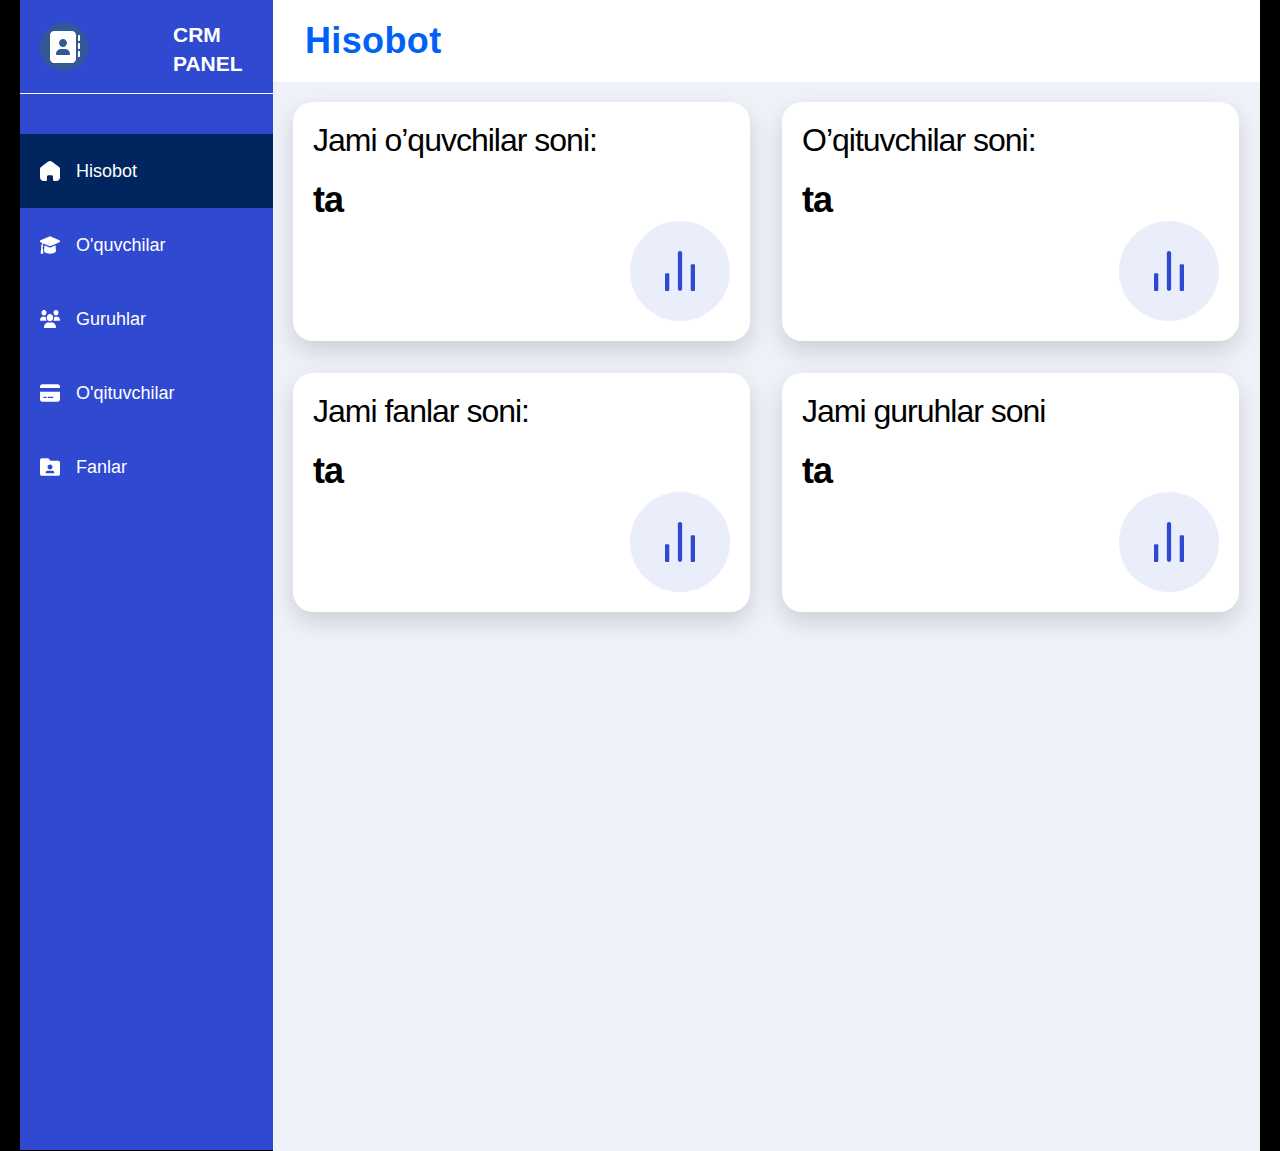
<file: index.html>
<!DOCTYPE html>
<html lang="en">
<head>
    <meta charset="UTF-8">
    <meta name="viewport" content="width=device-width, initial-scale=1.0">
    <title>CRM System</title>
    <link rel="stylesheet" href="https://cdn.jsdelivr.net/npm/bootstrap@5.3.2/dist/css/bootstrap.min.css">
    <link rel="stylesheet" href="./css/main.css">
</head>
<body>
    <div class="container">
        <main class="site-main">
            <section class="site-main__nav">
                <div class="logo">
                    <img src="./images/logo.svg" alt="logo" class="logo__img">
                    <p class="logo__text">CRM PANEL</p>
                </div>
                <nav class="navbar">
                    <ul class="navbar__list">
                        <li class="navbar__item active_page">
                            <img class="navbar__img" src="./images/hisobot.svg" alt="">
                            <a href="./index.html" class="navbar__link">Hisobot</a>
                        </li>
                        <li class="navbar__item">
                            <img class="navbar__img" src="./images/student.svg" alt="">
                            <a href="./html/student.html" class="navbar__link">O'quvchilar</a>
                        </li>
                        <li class="navbar__item">
                            <img class="navbar__img" src="./images/group.svg" alt="">
                            <a href="./html/group.html" class="navbar__link">Guruhlar</a>
                        </li>
                        <li class="navbar__item">
                            <img class="navbar__img" src="./images/teacher.svg" alt="">
                            <a href="./html/teacher.html" class="navbar__link">O'qituvchilar</a>
                        </li>
                        <li class="navbar__item">
                            <img class="navbar__img" src="./images/subject.svg" alt="">
                            <a href="./html/subject.html" class="navbar__link">Fanlar</a>
                        </li>
                    </ul>
                </nav>
            </section>
            <section class="site-main__body">
                <div class="title-wrapper">
                    <h1 class="title">Hisobot</h1>
                </div>
                <div class="main-body">
                    <ul class="body__list">
                        <li class="body__card">
                            <div class="card__text">Jami o’quvchilar soni:</div>
                            <span class="card__number"> <strong class="student-number"></strong> ta</span>
                            <img class="card__img" src="./images/statistics.svg" alt="...">
                        </li>
                        <li class="body__card">
                            <div class="card__text">O’qituvchilar soni:</div>
                            <span class="card__number"> <strong class="teacher-number"></strong> ta</span>
                            <img class="card__img" src="./images/statistics.svg" alt="...">
                        </li>
                        <li class="body__card">
                            <div class="card__text">Jami fanlar soni:</div>
                            <span class="card__number"> <strong class="subject-number"></strong> ta</span>
                            <img class="card__img" src="./images/statistics.svg" alt="...">
                        </li>
                        <li class="body__card">
                            <div class="card__text">Jami guruhlar soni</div>
                            <span class="card__number"> <strong class="group-number"></strong> ta</span>
                            <img class="card__img" src="./images/statistics.svg" alt="...">
                        </li>
                    </ul>
                </div>
            </section>
        </main>
    </div>

    <script src="./js/hisobot.js"></script>
</body>
</html>
</file>
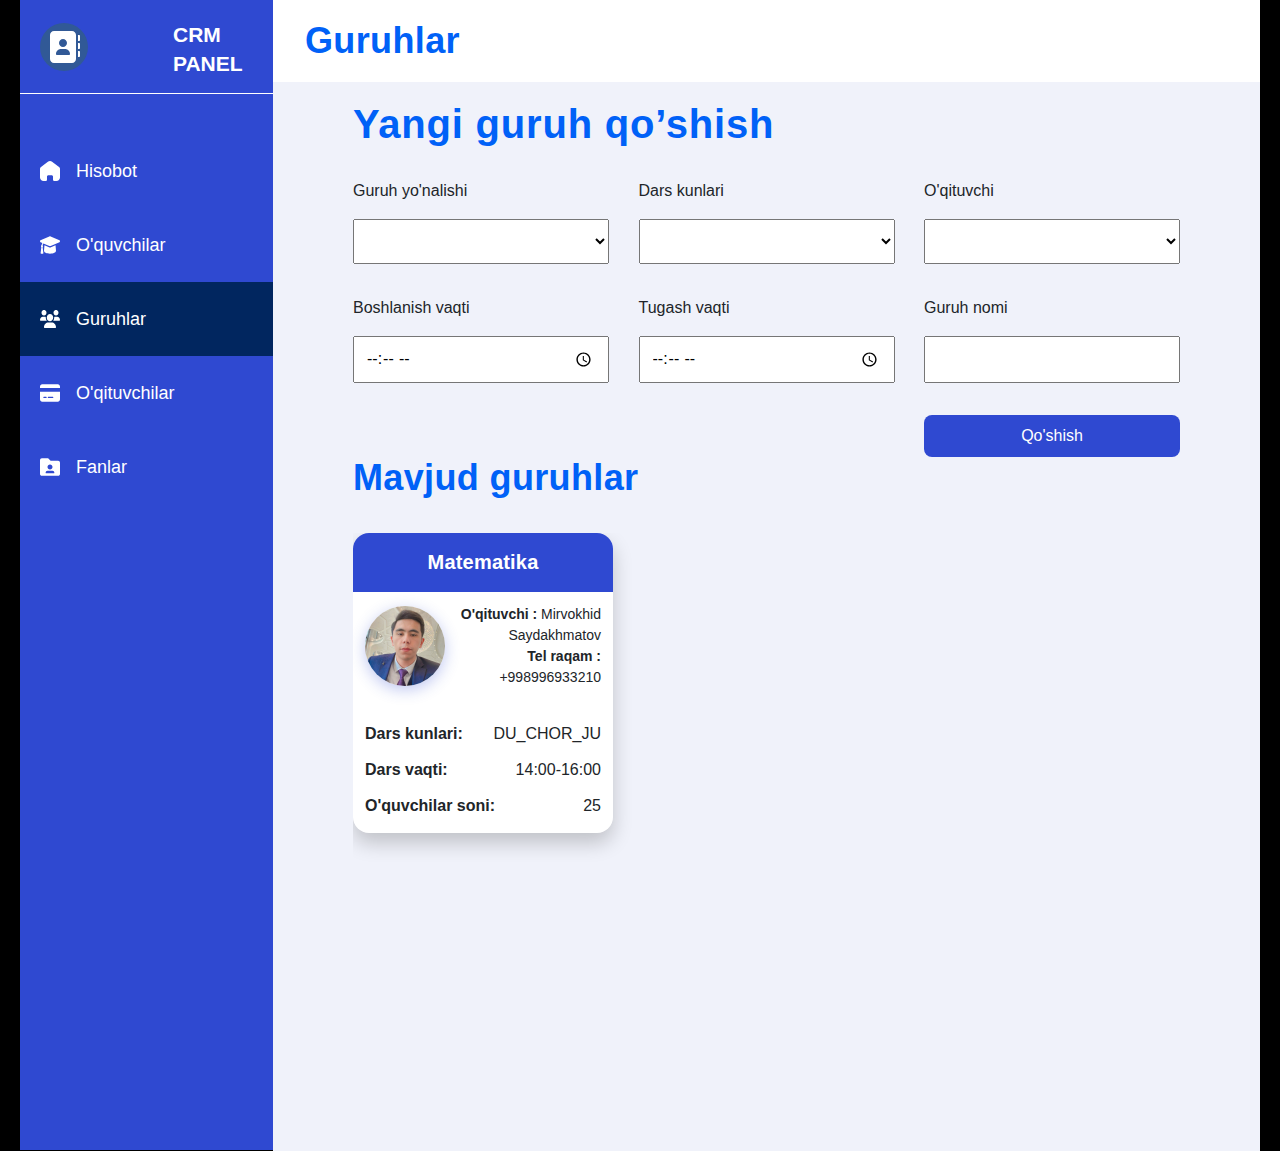
<file: html/group.html>
<!DOCTYPE html>
<html lang="en">
<head>
    <meta charset="UTF-8">
    <meta name="viewport" content="width=device-width, initial-scale=1.0">
    <title>CRM System</title>
    <link rel="stylesheet" href="https://cdn.jsdelivr.net/npm/bootstrap@5.3.2/dist/css/bootstrap.min.css">
    <link rel="stylesheet" href="../css/main.css">
</head>
<body>
    <div class="container">
        <main class="site-main">
            <section class="site-main__nav">
                <div class="logo">
                    <img src="../images/logo.svg" alt="logo" class="logo__img">
                    <p class="logo__text">CRM PANEL</p>
                </div>
                <nav class="navbar">
                    <ul class="navbar__list">
                        <li class="navbar__item">
                            <img class="navbar__img" src="../images/hisobot.svg" alt="">
                            <a href="../index.html" class="navbar__link">Hisobot</a>
                        </li>
                        <li class="navbar__item">
                            <img class="navbar__img" src="../images/student.svg" alt="">
                            <a href="./student.html" class="navbar__link">O'quvchilar</a>
                        </li>
                        <li class="navbar__item  active_page">
                            <img class="navbar__img" src="../images/group.svg" alt="">
                            <a href="./group.html" class="navbar__link">Guruhlar</a>
                        </li>
                        <li class="navbar__item">
                            <img class="navbar__img" src="../images/teacher.svg" alt="">
                            <a href="./teacher.html" class="navbar__link">O'qituvchilar</a>
                        </li>
                        <li class="navbar__item">
                            <img class="navbar__img" src="../images/subject.svg" alt="">
                            <a href="./subject.html" class="navbar__link">Fanlar</a>
                        </li>
                    </ul>
                </nav>
            </section>
            <section class="site-main__body">
                <div class="title-wrapper">
                    <h1 class="title">Guruhlar</h1>
                </div>
                <div class="main-body">
                    <div class="top-wrapper">
                        <h3 class="group__title">Yangi guruh qo’shish</h3>
                        <form class="group__form">
                            <label class="group__label">
                                Guruh yo'nalishi
                                <select class="group__select group__select-subject">
                                </select>
                            </label>
                            <label class="group__label">
                                Dars kunlari
                                <select class="group__select group__select-week">
                                </select>
                            </label>
                            <label class="group__label">
                                O'qituvchi
                                <select class="group__select group__select-teacher">
                                </select>
                            </label>
                            <label class="group__label">
                                Boshlanish vaqti
                                <input type="time" class="group__input group-start-time">
                            </label>
                            <label class="group__label">
                                Tugash vaqti
                                <input type="time" class="group__input group-finish-time">
                            </label>
                            <label class="group__label">
                                Guruh nomi
                                <input type="text" class="group__input group-name">
                            </label>
                            <button type="submit" class="group__btn">Qo'shish</button>
                        </form>
                        <h3 class="all-groups">Mavjud guruhlar</h3>
                        <ul class="group__list">
                            <li class="group__item item">
                                <h3 class="item__name">Matematika</h3>
                                <div class="item__teacher-wrapper">
                                    <div class="card-wrapper">
                                        <img src="../images/2023-12-28 16.05.22.jpg" alt="" class="item__img">
                                        <div class="mini-item-wrapper1">
                                            <p class="item__teacher-name"><strong>O'qituvchi :</strong> Mirvokhid Saydakhmatov</p>
                                            <p class="item__teacher-number"><strong>Tel raqam :</strong> +998996933210</p>
                                        </div>
                                    </div>
                                    <div class="mini-item-wrapper2">
                                        <p class="item__teacher-kun"><strong>Dars kunlari:</strong> DU_CHOR_JU</p>
                                        <p class="item__teacher-vaqt"><strong>Dars vaqti:</strong> 14:00-16:00</p>
                                        <p class="item__teacher-son"><strong>O'quvchilar soni:</strong> 25</p>
                                    </div>
                                </div>
                            </li>
                            
                        </ul>
                    </div>
                </div>
            </section>
        </main>
    </div>

    <script src="../js/group.js"></script>
</body>
</html>
</file>
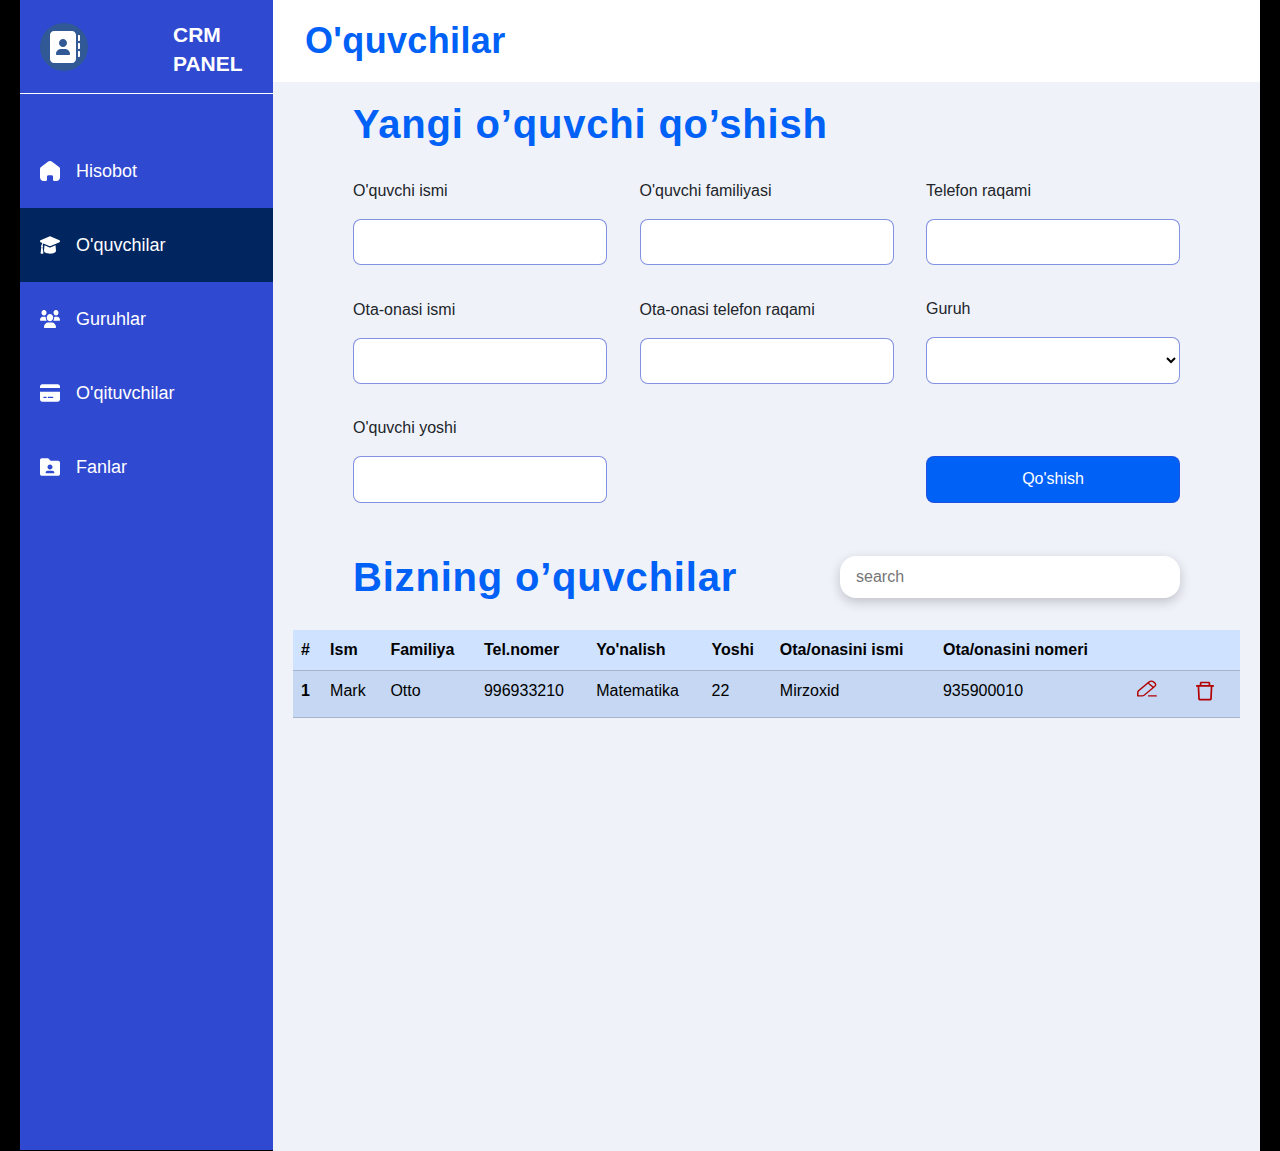
<file: html/student.html>
<!DOCTYPE html>
<html lang="en">
<head>
    <meta charset="UTF-8">
    <meta name="viewport" content="width=device-width, initial-scale=1.0">
    <title>CRM System</title>
    <link rel="stylesheet" href="https://cdn.jsdelivr.net/npm/bootstrap@5.3.2/dist/css/bootstrap.min.css">
    <link rel="stylesheet" href="../css/main.css">
</head>
<body>
    <div class="container">
        <main class="site-main">
            <section class="site-main__nav">
                <div class="logo">
                    <img src="../images/logo.svg" alt="logo" class="logo__img">
                    <p class="logo__text">CRM PANEL</p>
                </div>
                <nav class="navbar">
                    <ul class="navbar__list">
                        <li class="navbar__item">
                            <img class="navbar__img" src="../images/hisobot.svg" alt="">
                            <a href="../index.html" class="navbar__link">Hisobot</a>
                        </li>
                        <li class="navbar__item active_page">
                            <img class="navbar__img" src="../images/student.svg" alt="">
                            <a href="./student.html" class="navbar__link">O'quvchilar</a>
                        </li>
                        <li class="navbar__item">
                            <img class="navbar__img" src="../images/group.svg" alt="">
                            <a href="./group.html" class="navbar__link">Guruhlar</a>
                        </li>
                        <li class="navbar__item">
                            <img class="navbar__img" src="../images/teacher.svg" alt="">
                            <a href="./teacher.html" class="navbar__link">O'qituvchilar</a>
                        </li>
                        <li class="navbar__item">
                            <img class="navbar__img" src="../images/subject.svg" alt="">
                            <a href="./subject.html" class="navbar__link">Fanlar</a>
                        </li>
                    </ul>
                </nav>
            </section>
            <section class="site-main__body">
                <div class="title-wrapper">
                    <h1 class="title">O'quvchilar</h1>
                </div>
                <div class="main-body">
                    <div class="top-wrapper">
                        <h3 class="student__title">Yangi o’quvchi qo’shish</h3>
                        <form class="student__form">
                            <label class="student__label">
                                O'quvchi ismi
                                <input type="text" class="student__input student-name">
                            </label>
                            <label class="student__label">
                                O'quvchi familiyasi
                                <input type="text" class="student__input student-lname">
                            </label>
                            <label class="student__label">
                                Telefon raqami
                                <input type="text" class="student__input student-number">
                            </label>
                            <label class="student__label">
                                Ota-onasi ismi
                                <input type="text" class="student__input student-parent-name">
                            </label>
                            <label class="student__label">
                                Ota-onasi telefon raqami
                                <input type="text" class="student__input student-parent-number">
                            </label>
                            <label class="student__label">
                                Guruh
                                <select class="student__select">
                                    <option value=""></option>
                                </select>
                            </label>
                            <label class="student__label">
                                O'quvchi yoshi
                                <input type="text" class="student__input student-age">
                            </label>
                            <button class="student__btn" type="submit">Qo'shish</button>
                        </form>
                        <div class="allstudent-wrapper">
                            <h3 class="all-student">Bizning o’quvchilar</h3>
                            <input type="search" class="student-search" placeholder="search">
                        </div>
                    </div>
                    <div class="table-student-wraper">
                        <table class="table table-primary table-striped">
                            <thead>
                              <tr>
                                <th scope="col">#</th>
                                <th scope="col">Ism</th>
                                <th scope="col">Familiya</th>
                                <th scope="col">Tel.nomer</th>
                                <th scope="col">Yo'nalish</th>
                                <th scope="col">Yoshi</th>
                                <th scope="col">Ota/onasini ismi</th>
                                <th scope="col">Ota/onasini nomeri</th>
                                <th scope="col"></th>
                                <th scope="col"></th>
                              </tr>
                            </thead>
                            <tbody class="student-table">
                              <tr>
                                <th scope="row">1</th>
                                <td>Mark</td>
                                <td>Otto</td>
                                <td>996933210</td>
                                <td>Matematika</td>
                                <td>22</td>
                                <td>Mirzoxid</td>
                                <td>935900010</td>
                                <td>
                                    <button class="table-edit-btn">
                                        <img src="../images/edit.svg" alt="edit">
                                    </button>
                                </td>
                                <td>
                                    <button class="table-delete-btn">
                                        <img src="../images/delete.svg" alt="edit">
                                    </button>
                                </td>
                              </tr>
                              
                        
                            </tbody>
                          </table>
                    </div>
                </div>
            </section>
        </main>
    </div>

    <script src="../js/student.js"></script>
</body>
</html>
</file>
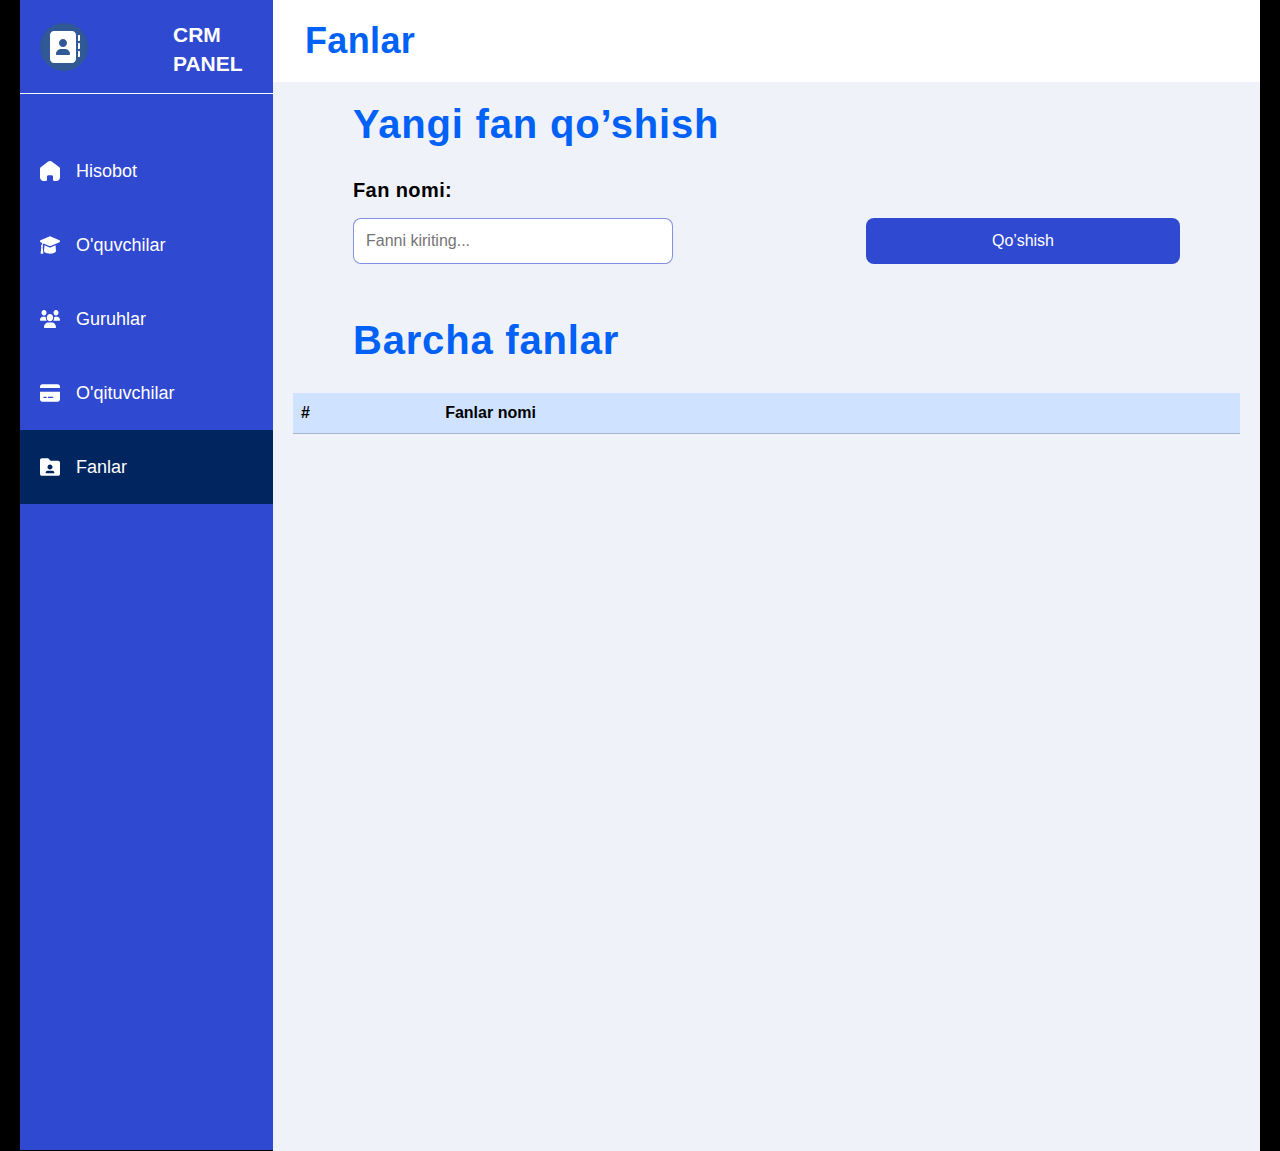
<file: html/subject.html>
<!DOCTYPE html>
<html lang="en">
<head>
    <meta charset="UTF-8">
    <meta name="viewport" content="width=device-width, initial-scale=1.0">
    <title>CRM System</title>
    <link rel="stylesheet" href="https://cdn.jsdelivr.net/npm/bootstrap@5.3.2/dist/css/bootstrap.min.css">
    <link rel="stylesheet" href="../css/main.css">
</head>
<body>
    <div class="container">
        <main class="site-main">
            <section class="site-main__nav">
                <div class="logo">
                    <img src="../images/logo.svg" alt="logo" class="logo__img">
                    <p class="logo__text">CRM PANEL</p>
                </div>
                <nav class="navbar">
                    <ul class="navbar__list">
                        <li class="navbar__item">
                            <img class="navbar__img" src="../images/hisobot.svg" alt="">
                            <a href="../index.html" class="navbar__link">Hisobot</a>
                        </li>
                        <li class="navbar__item">
                            <img class="navbar__img" src="../images/student.svg" alt="">
                            <a href="./student.html" class="navbar__link">O'quvchilar</a>
                        </li>
                        <li class="navbar__item">
                            <img class="navbar__img" src="../images/group.svg" alt="">
                            <a href="./group.html" class="navbar__link">Guruhlar</a>
                        </li>
                        <li class="navbar__item">
                            <img class="navbar__img" src="../images/teacher.svg" alt="">
                            <a href="./teacher.html" class="navbar__link">O'qituvchilar</a>
                        </li>
                        <li class="navbar__item active_page">
                            <img class="navbar__img" src="../images/subject.svg" alt="">
                            <a href="./subject.html" class="navbar__link">Fanlar</a>
                        </li>
                    </ul>
                </nav>
            </section>
            <section class="site-main__body">
                <div class="title-wrapper">
                    <h1 class="title">Fanlar</h1>
                </div>
                <div class="main-body">
                    <h3 class="subject__add">Yangi fan qo’shish</h3>
                    <label class="subject__label">
                        Fan nomi:
                    </label>
                    <form class="subject__form">
                        <input type="text" class="subject__input" placeholder="Fanni kiriting...">
                        <button type="submit" class="subject__btn">Qo’shish</button>
                    </form>
                    <h3 class="all-subject">Barcha fanlar</h3>
                    <div class="table-wrapper">
                        <table class="table-subject table table-primary table-striped">
                            <thead>
                                <tr>
                                    <th scope="col">#</th>
                                    <th scope="col">Fanlar nomi</th>
                                    <th scope="col"></th>
                                    <th scope="col"></th>
                                </tr>
                            </thead>
                            <tbody class="subject-table">
                                
                            </tbody>
                        </table>
                    </div>
                </div>
            </section>
        </main>
    </div>
    <script src="../js/main.js"></script>
    <script src="../js/subject.js"></script>
</body>
</html>
</file>
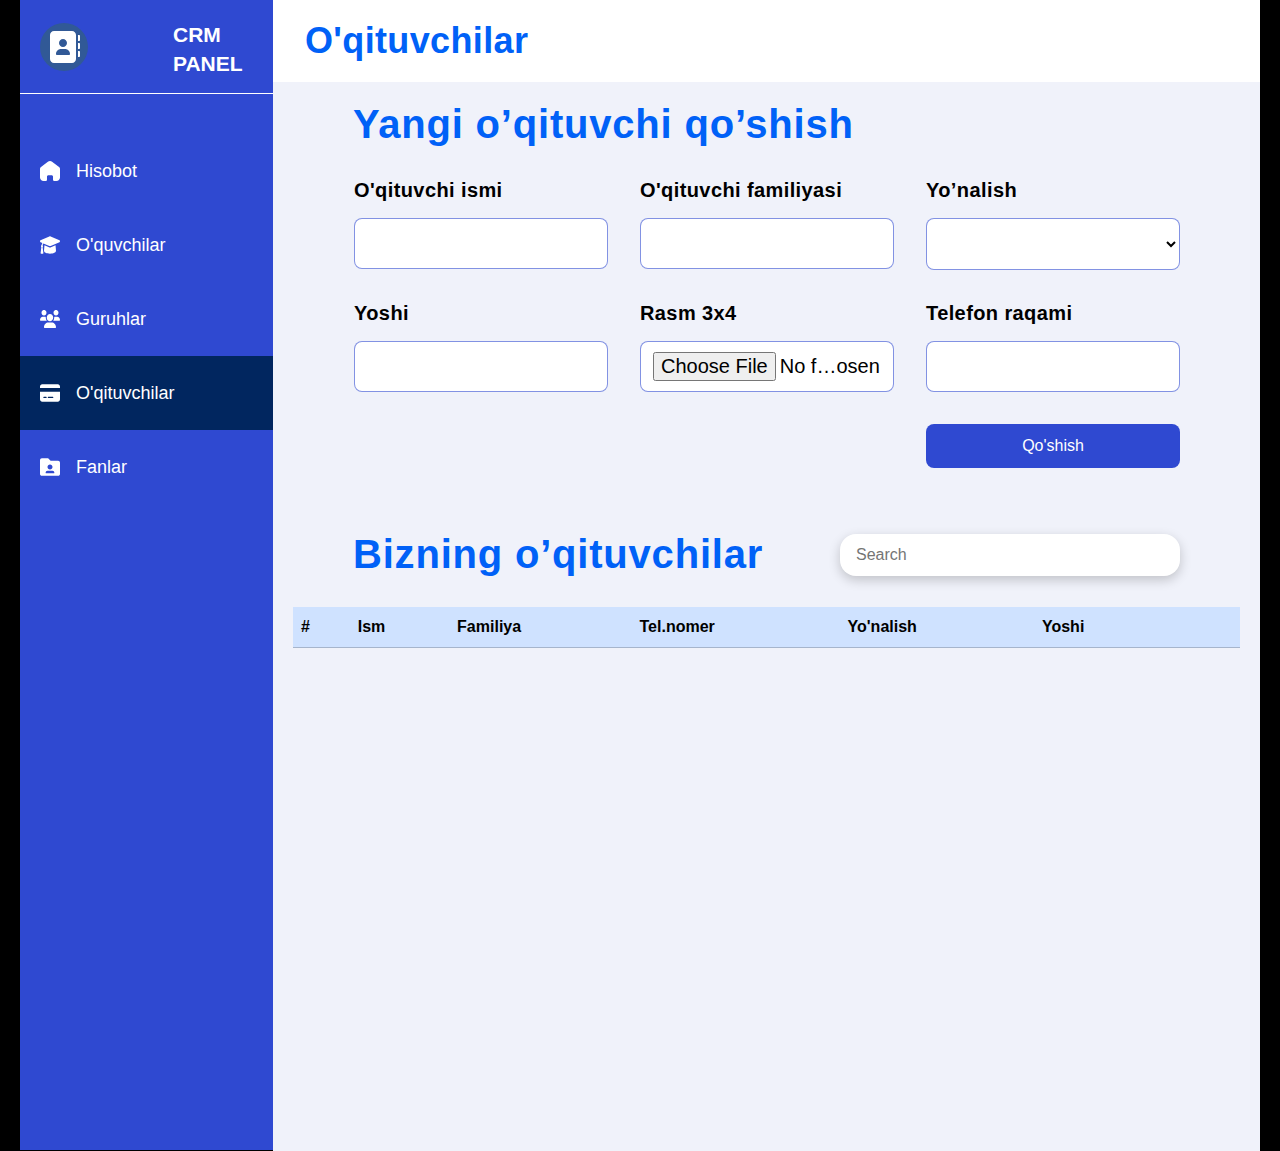
<file: html/teacher.html>
<!DOCTYPE html>
<html lang="en">
<head>
    <meta charset="UTF-8">
    <meta name="viewport" content="width=device-width, initial-scale=1.0">
    <title>CRM System</title>
    <link rel="stylesheet" href="https://cdn.jsdelivr.net/npm/bootstrap@5.3.2/dist/css/bootstrap.min.css">
    <link rel="stylesheet" href="../css/main.css">
</head>
<body>
    <div class="container">
        <main class="site-main">
            <section class="site-main__nav">
                <div class="logo">
                    <img src="../images/logo.svg" alt="logo" class="logo__img">
                    <p class="logo__text">CRM PANEL</p>
                </div>
                <nav class="navbar">
                    <ul class="navbar__list">
                        <li class="navbar__item">
                            <img class="navbar__img" src="../images/hisobot.svg" alt="">
                            <a href="../index.html" class="navbar__link">Hisobot</a>
                        </li>
                        <li class="navbar__item">
                            <img class="navbar__img" src="../images/student.svg" alt="">
                            <a href="./student.html" class="navbar__link">O'quvchilar</a>
                        </li>
                        <li class="navbar__item">
                            <img class="navbar__img" src="../images/group.svg" alt="">
                            <a href="./group.html" class="navbar__link">Guruhlar</a>
                        </li>
                        <li class="navbar__item active_page">
                            <img class="navbar__img" src="../images/teacher.svg" alt="">
                            <a href="./teacher.html" class="navbar__link">O'qituvchilar</a>
                        </li>
                        <li class="navbar__item">
                            <img class="navbar__img" src="../images/subject.svg" alt="">
                            <a href="./subject.html" class="navbar__link">Fanlar</a>
                        </li>
                    </ul>
                </nav>
            </section>
            <section class="site-main__body">
                <div class="title-wrapper">
                    <h1 class="title">O'qituvchilar</h1>
                </div>
                <div class="main-body">
                    <div class="top-wrapper">
                        <h3 class="add-teacher">Yangi o’qituvchi qo’shish</h3>
                        
                        <!-- <div class="modal-wrapper">
                            <h2 class="edit-teacher" style="margin-bottom: 30px; text-align: center; font-weight: 900;">EDIT TEACHER</h2>
                            <form class="teacher__form modal-form">
                                <label class="teacher__label">
                                    O'qituvchi ismi
                                    <input class="teacher__input" type="text">
                                </label>
                                <label class="teacher__label">
                                    Yoshi
                                    <input class="teacher__input" type="number">
                                </label>
                                <label class="teacher__label custom-file-upload">
                                    Rasm 3x4
                                    <input class="teacher__input filed" type="file" accept="image/png, image/jpg, image/jpeg">
                                </label>
                                <button class="teacher__submit" type="submit">Qo'shish</button>
                            </form>
                        </div> -->
                        
                        <form class="teacher__form">
                            <label class="teacher__label">
                                O'qituvchi ismi
                                <input class="teacher__input" type="text">
                            </label>
                            <label class="teacher__label">
                                O'qituvchi familiyasi
                                <input class="teacher__input" type="text">
                            </label>
                            <label class="teacher__label">
                                Yo’nalish
                                <select class="teacher__select"></select>
                            </label>
                            <label class="teacher__label">
                                Yoshi
                                <input class="teacher__input" type="number">
                            </label>
                            <label class="teacher__label custom-file-upload">
                                Rasm 3x4
                                <input class="teacher__input filed" type="file" accept="image/png, image/jpg, image/jpeg">
                            </label>
                            <label class="teacher__label">
                                Telefon raqami
                                <input class="teacher__input" type="tel">
                            </label>
                            <button class="teacher__submit" type="submit">Qo'shish</button>
                        </form>
                        <div class="teacherall-wrapper">
                            <h3 class="all-teachers">
                                Bizning o’qituvchilar
                            </h3>
                            <input type="search" class="search-teacher" placeholder="Search">
                        </div>
                    </div>
                    
                    <div class="table-teacher-wraper">
                        <table class="table table-primary table-striped">
                            <thead>
                                <tr>
                                    <th scope="col">#</th>
                                    <th scope="col">Ism</th>
                                    <th scope="col">Familiya</th>
                                    <th scope="col">Tel.nomer</th>
                                    <th scope="col">Yo'nalish</th>
                                    <th scope="col">Yoshi</th>
                                    <th scope="col"></th>
                                    <th scope="col"></th>
                                </tr>
                            </thead>
                            <tbody class="teacher-table">
                                
                            </tbody>
                        </table>
                    </div>
                </div>
            </section>
        </main>
    </div>
    
    <script src="../js/teacher.js"></script>
</body>
</html>
</file>
<file: css/main.css>
/*! normalize.css v8.0.1 | MIT License | github.com/necolas/normalize.css */
/* Document
   ========================================================================== */
/**
 * 1. Correct the line height in all browsers.
 * 2. Prevent adjustments of font size after orientation changes in iOS.
 */
html {
  line-height: 1.15; /* 1 */
  -webkit-text-size-adjust: 100%; /* 2 */
}

/* Sections
   ========================================================================== */
/**
 * Remove the margin in all browsers.
 */
body {
  margin: 0;
}

/**
 * Render the `main` element consistently in IE.
 */
main {
  display: block;
}

/**
 * Correct the font size and margin on `h1` elements within `section` and
 * `article` contexts in Chrome, Firefox, and Safari.
 */
h1 {
  font-size: 2em;
  margin: 0.67em 0;
}

/* Grouping content
   ========================================================================== */
/**
 * 1. Add the correct box sizing in Firefox.
 * 2. Show the overflow in Edge and IE.
 */
hr {
  box-sizing: content-box; /* 1 */
  height: 0; /* 1 */
  overflow: visible; /* 2 */
}

/**
 * 1. Correct the inheritance and scaling of font size in all browsers.
 * 2. Correct the odd `em` font sizing in all browsers.
 */
pre {
  font-family: monospace, monospace; /* 1 */
  font-size: 1em; /* 2 */
}

/* Text-level semantics
   ========================================================================== */
/**
 * Remove the gray background on active links in IE 10.
 */
a {
  background-color: transparent;
}

/**
 * 1. Remove the bottom border in Chrome 57-
 * 2. Add the correct text decoration in Chrome, Edge, IE, Opera, and Safari.
 */
abbr[title] {
  border-bottom: none; /* 1 */
  text-decoration: underline; /* 2 */
  -webkit-text-decoration: underline dotted;
          text-decoration: underline dotted; /* 2 */
}

/**
 * Add the correct font weight in Chrome, Edge, and Safari.
 */
b,
strong {
  font-weight: bolder;
}

/**
 * 1. Correct the inheritance and scaling of font size in all browsers.
 * 2. Correct the odd `em` font sizing in all browsers.
 */
code,
kbd,
samp {
  font-family: monospace, monospace; /* 1 */
  font-size: 1em; /* 2 */
}

/**
 * Add the correct font size in all browsers.
 */
small {
  font-size: 80%;
}

/**
 * Prevent `sub` and `sup` elements from affecting the line height in
 * all browsers.
 */
sub,
sup {
  font-size: 75%;
  line-height: 0;
  position: relative;
  vertical-align: baseline;
}

sub {
  bottom: -0.25em;
}

sup {
  top: -0.5em;
}

/* Embedded content
   ========================================================================== */
/**
 * Remove the border on images inside links in IE 10.
 */
img {
  border-style: none;
}

/* Forms
   ========================================================================== */
/**
 * 1. Change the font styles in all browsers.
 * 2. Remove the margin in Firefox and Safari.
 */
button,
input,
optgroup,
select,
textarea {
  font-family: inherit; /* 1 */
  font-size: 100%; /* 1 */
  line-height: 1.15; /* 1 */
  margin: 0; /* 2 */
}

/**
 * Show the overflow in IE.
 * 1. Show the overflow in Edge.
 */
button,
input { /* 1 */
  overflow: visible;
}

/**
 * Remove the inheritance of text transform in Edge, Firefox, and IE.
 * 1. Remove the inheritance of text transform in Firefox.
 */
button,
select { /* 1 */
  text-transform: none;
}

/**
 * Correct the inability to style clickable types in iOS and Safari.
 */
button,
[type=button],
[type=reset],
[type=submit] {
  -webkit-appearance: button;
}

/**
 * Remove the inner border and padding in Firefox.
 */
button::-moz-focus-inner,
[type=button]::-moz-focus-inner,
[type=reset]::-moz-focus-inner,
[type=submit]::-moz-focus-inner {
  border-style: none;
  padding: 0;
}

/**
 * Restore the focus styles unset by the previous rule.
 */
button:-moz-focusring,
[type=button]:-moz-focusring,
[type=reset]:-moz-focusring,
[type=submit]:-moz-focusring {
  outline: 1px dotted ButtonText;
}

/**
 * Correct the padding in Firefox.
 */
fieldset {
  padding: 0.35em 0.75em 0.625em;
}

/**
 * 1. Correct the text wrapping in Edge and IE.
 * 2. Correct the color inheritance from `fieldset` elements in IE.
 * 3. Remove the padding so developers are not caught out when they zero out
 *    `fieldset` elements in all browsers.
 */
legend {
  box-sizing: border-box; /* 1 */
  color: inherit; /* 2 */
  display: table; /* 1 */
  max-width: 100%; /* 1 */
  padding: 0; /* 3 */
  white-space: normal; /* 1 */
}

/**
 * Add the correct vertical alignment in Chrome, Firefox, and Opera.
 */
progress {
  vertical-align: baseline;
}

/**
 * Remove the default vertical scrollbar in IE 10+.
 */
textarea {
  overflow: auto;
}

/**
 * 1. Add the correct box sizing in IE 10.
 * 2. Remove the padding in IE 10.
 */
[type=checkbox],
[type=radio] {
  box-sizing: border-box; /* 1 */
  padding: 0; /* 2 */
}

/**
 * Correct the cursor style of increment and decrement buttons in Chrome.
 */
[type=number]::-webkit-inner-spin-button,
[type=number]::-webkit-outer-spin-button {
  height: auto;
}

/**
 * 1. Correct the odd appearance in Chrome and Safari.
 * 2. Correct the outline style in Safari.
 */
[type=search] {
  -webkit-appearance: textfield; /* 1 */
  outline-offset: -2px; /* 2 */
}

/**
 * Remove the inner padding in Chrome and Safari on macOS.
 */
[type=search]::-webkit-search-decoration {
  -webkit-appearance: none;
}

/**
 * 1. Correct the inability to style clickable types in iOS and Safari.
 * 2. Change font properties to `inherit` in Safari.
 */
::-webkit-file-upload-button {
  -webkit-appearance: button; /* 1 */
  font: inherit; /* 2 */
}

/* Interactive
   ========================================================================== */
/*
 * Add the correct display in Edge, IE 10+, and Firefox.
 */
details {
  display: block;
}

/*
 * Add the correct display in all browsers.
 */
summary {
  display: list-item;
}

/* Misc
   ========================================================================== */
/**
 * Add the correct display in IE 10+.
 */
template {
  display: none;
}

/**
 * Add the correct display in IE 10.
 */
[hidden] {
  display: none;
}

@font-face {
  font-family: "DM Sans", "Arial", "sans-serif";
  font-weight: 400;
  font-display: swap;
  src: url("../fonts/dmsans.normal.woff2") format("woff2"), url("../fonts/dmsans.normal.woff") format("woff");
}
@font-face {
  font-family: "DM Sans", "Arial", "sans-serif";
  font-weight: 500;
  font-display: swap;
  src: url("../fonts/dmsans.medium.woff2") format("woff2"), url("../fonts/dmsans.medium.woff") format("woff");
}
@font-face {
  font-family: "DM Sans", "Arial", "sans-serif";
  font-weight: 700;
  font-display: swap;
  src: url("../fonts/dmsans.bold.woff2") format("woff2"), url("../fonts/dmsans.bold.woff") format("woff");
}
@font-face {
  font-family: "Inter", "Arial", "sans-serif";
  font-weight: 400;
  font-display: swap;
  src: url("../fonts/inter.normal.woff2") format("woff2"), url("../fonts/inter.normal.woff") format("woff");
}
@font-face {
  font-family: "Inter", "Arial", "sans-serif";
  font-weight: 600;
  font-display: swap;
  src: url("../fonts/inter.semibold.woff2") format("woff2"), url("../fonts/inter.semibold.woff") format("woff");
}
* {
  box-sizing: border-box;
}

html {
  height: 100%;
}

body {
  display: flex;
  flex-direction: column;
  height: 100%;
  margin: 0;
  font-family: "DM Sans", "Arial", "sans-serif";
  background-color: #000;
}

.site-main {
  flex-grow: 1;
}

h1, h2, h3, h4, h5, h6, p {
  margin-top: 0;
  margin-bottom: 0;
}

ul {
  margin-top: 0;
  margin-bottom: 0;
  padding-left: 0;
  list-style: none;
}

img {
  display: block;
}

.site-main {
  display: flex;
}

.site-main__nav {
  width: 253px;
  height: 1150px;
  background-color: #2f49d1;
}

.logo {
  padding: 20px;
  display: flex;
  justify-content: space-between;
  align-items: center;
  padding-bottom: 20px;
  border-bottom: 1px solid #fff;
}

.logo__text {
  width: 80px;
  height: 53px;
  font-weight: 700;
  line-height: 29.224px;
  font-size: 21px;
  color: #fff;
}

.logo__img {
  width: 48px;
  height: 48px;
}

.navbar {
  margin-top: 32px;
}

.navbar__link {
  color: #fff;
  font-size: 18px;
  font-weight: 500;
  line-height: 34px;
  text-decoration: none;
}

.navbar__img {
  width: 20px;
  height: 20px;
}

.navbar__list {
  display: flex;
  flex-direction: column;
}

.navbar__item {
  width: 253px;
  display: flex;
  align-items: center;
  gap: 16px;
  padding: 20px;
}

.navbar__item:hover {
  background-color: #01265f;
  opacity: 0.3;
}

.active_page {
  background-color: #01265f;
}

.title-wrapper {
  width: 987px;
  padding: 20px 32px;
  background-color: #fff;
  flex-grow: 1;
}

.title {
  color: #0061f7;
  font-size: 36px;
  font-weight: 700;
  line-height: normal;
  letter-spacing: 0.36px;
}

.site-main__body {
  display: flex;
  flex-direction: column;
}

.main-body {
  background-color: #f0f2fa;
  height: 1069px;
  padding: 20px;
}

.container {
  max-width: 1280px;
  width: 100%;
  margin: 0 auto;
  padding: 0 20px;
}

.visually-hidden {
  clip: rect(0 0 0 0);
  -webkit-clip-path: inset(50%);
          clip-path: inset(50%);
  height: 1px;
  overflow: hidden;
  position: absolute;
  white-space: nowrap;
  width: 1px;
}

.body__list {
  display: flex;
  flex-wrap: wrap;
  gap: 32px;
}

.body__card {
  width: 457px;
  padding: 20px;
  background-color: #fff;
  border-radius: 20px;
  background: #fff;
  box-shadow: 0px 10px 25px 0px rgba(0, 0, 0, 0.15);
}

.card__text {
  color: #000;
  font-size: 32px;
  font-weight: 500;
  line-height: normal;
  letter-spacing: -1px;
  margin-bottom: 20px;
}

.card__number {
  color: #000;
  font-size: 36px;
  font-weight: 700;
  line-height: normal;
  letter-spacing: -1px;
}

.card__img {
  display: block;
  margin-left: auto;
}

.subject__add {
  color: #0061f7;
  font-size: 40px;
  font-weight: 600;
  line-height: normal;
  letter-spacing: 0.8px;
  margin-left: 60px;
  margin-bottom: 32px;
}

.subject__form {
  margin-right: 60px;
  margin-left: 60px;
  display: flex;
  justify-content: space-between;
  margin-bottom: 54px;
}

.subject__label {
  margin-left: 60px;
  display: block;
  margin-bottom: 16px;
  color: #000;
  font-size: 20px;
  font-weight: 600;
  line-height: normal;
  letter-spacing: 0.4px;
}

.subject__input {
  width: 320px;
  padding: 13px 12px;
  border-radius: 8px;
  border: 1px solid rgba(47, 73, 209, 0.6);
  background: #fff;
}

.subject__btn {
  display: block;
  width: 314px;
  border: 0;
  border-radius: 8px;
  background: #2f49d1;
  color: #fff;
}

.all-subject {
  margin-bottom: 30px;
  margin-left: 60px;
  color: #0061f7;
  font-size: 40px;
  font-weight: 600;
  line-height: normal;
  letter-spacing: 0.8px;
}

.table-edit-btn {
  border: 0;
  background-color: transparent;
}

.table-delete-btn {
  border: 0;
  background-color: transparent;
}

.table-wrapper {
  height: 300px !important;
  overflow-y: scroll !important;
}

.top-wrapper {
  position: relative;
  margin: 0 60px;
}

.add-teacher {
  margin-bottom: 32px;
  color: #0061f7;
  font-size: 40px;
  font-weight: 600;
  line-height: normal;
  letter-spacing: 0.8px;
}

.teacher__form {
  gap: 32px;
  display: flex;
  flex-wrap: wrap;
  justify-content: end;
  margin-bottom: 64px;
}

.teacher__label {
  color: #000;
  font-size: 20px;
  font-weight: 600;
  line-height: normal;
  letter-spacing: 0.4px;
}

.teacher__input {
  margin-top: 16px;
  display: block;
  width: 254px;
  border-radius: 8px;
  border: 1px solid rgba(47, 73, 209, 0.6);
  background: #fff;
  padding: 13px 12px;
}

.teacher__select {
  display: block;
  width: 254px;
  margin-top: 16px;
  border-radius: 8px;
  border: 1px solid rgba(47, 73, 209, 0.6);
  background: #fff;
  padding: 13px 12px;
}

.filed {
  padding: 10px 12px;
  cursor: pointer;
}

.teacher__submit {
  padding: 13px 12px;
  display: block;
  width: 254px;
  border: 0;
  border-radius: 8px;
  background: #2f49d1;
  color: #fff;
}

.teacherall-wrapper {
  display: flex;
  align-items: center;
  justify-content: space-between;
  margin-bottom: 30px;
}

.all-teachers {
  color: #0061f7;
  font-size: 40px;
  font-weight: 600;
  line-height: normal;
  letter-spacing: 0.8px;
}

.search-teacher {
  width: 340px;
  padding: 12px 16px;
  border: 0;
  border-radius: 16px;
  background: #fff;
  box-shadow: 0px 4px 12px 0px rgba(0, 0, 0, 0.2);
}

.table-teacher-wrapper {
  height: 300px;
  overflow-y: scroll;
}

.modal-wrapper {
  display: none;
  padding: 300px 0;
  width: 1240px;
  position: absolute;
  background-color: #ff0000;
  left: -333px;
  top: -200px;
  color: #fff;
}

.modal-form {
  justify-content: space-evenly;
  width: 600px;
  margin: 0 auto;
  color: #fff;
}

.modal-form label {
  color: #fff;
}

.student__title {
  color: #0061f7;
  font-size: 40px;
  font-weight: 600;
  line-height: normal;
  letter-spacing: 0.8px;
  margin-bottom: 32px;
}

.student__form {
  display: flex;
  flex-wrap: wrap;
  justify-content: space-between;
  align-items: end;
  row-gap: 32px;
}

.student__input {
  margin-top: 16px;
  display: block;
  border-radius: 8px;
  border: 1px solid rgba(47, 73, 209, 0.6);
  background: #fff;
  width: 254px;
  padding: 13px 12px;
}

.student__select {
  margin-top: 16px;
  display: block;
  border-radius: 8px;
  border: 1px solid rgba(47, 73, 209, 0.6);
  background: #fff;
  width: 254px;
  padding: 13px 12px;
}

.student__btn {
  display: block;
  border-radius: 8px;
  border: 1px solid rgba(47, 73, 209, 0.6);
  background: #0061f7;
  width: 254px;
  padding: 13px 12px;
  color: #fff;
}

.allstudent-wrapper {
  margin-top: 52px;
  display: flex;
  align-items: center;
  justify-content: space-between;
  margin-bottom: 30px;
}

.all-student {
  color: #0061f7;
  font-size: 40px;
  font-weight: 600;
  line-height: normal;
  letter-spacing: 0.8px;
}

.student-search {
  width: 340px;
  padding: 12px 16px;
  border: 0;
  border-radius: 16px;
  background: #fff;
  box-shadow: 0px 4px 12px 0px rgba(0, 0, 0, 0.2);
}

.table-student-wraper {
  height: 300px;
  overflow-y: scroll;
}

.group__title {
  color: #0061f7;
  font-size: 40px;
  font-weight: 600;
  line-height: normal;
  letter-spacing: 0.8px;
  margin-bottom: 32px;
}

.group__form {
  display: flex;
  flex-wrap: wrap;
  justify-content: space-between;
  row-gap: 32px;
  align-items: end;
}

.group__input {
  margin-top: 16px;
  display: block;
  width: 256px;
  padding: 12px 13px;
}

.group__select {
  margin-top: 16px;
  display: block;
  width: 256px;
  padding: 12px 13px;
}

.group__input[type=time] {
  padding: 10px 12px;
}

.group__btn {
  display: block;
  width: 256px;
  padding: 12px 13px;
  border: 0;
  border-radius: 8px;
  background: #2f49d1;
  color: #fff;
  margin-left: auto;
}

.all-groups {
  color: #0061f7;
  font-size: 36px;
  font-weight: 700;
  line-height: normal;
  letter-spacing: 0.36px;
  margin-bottom: 34px;
}

.group__list {
  display: flex;
  flex-wrap: wrap;
  justify-content: space-between;
  row-gap: 32px;
}

.group__item {
  width: 260px;
  height: 300px;
  border-radius: 16px;
  background: #fff;
  box-shadow: 0px 10px 20px 0px rgba(0, 0, 0, 0.2);
}

.item__name {
  text-align: center;
  color: #fff;
  font-size: 20px;
  font-weight: 600;
  line-height: normal;
  letter-spacing: 0.2px;
  padding: 18px;
  border-radius: 16px 16px 0px 0px;
  background-color: #2f49d1;
}

.item__teacher-wrapper {
  padding: 12px 12px 15px;
}

.item__img {
  width: 80px;
  height: 80px;
  display: block;
  border-radius: 50%;
  box-shadow: 0px 4px 15px 0px rgba(47, 73, 209, 0.3);
}

.card-wrapper {
  display: flex;
  justify-content: space-between;
  align-items: center;
}

.mini-item-wrapper1 {
  text-align: right;
  font-size: 14px;
}

.card-wrapper {
  margin-bottom: 34px;
}

.item__teacher-kun {
  margin-bottom: 12px;
  display: flex;
  justify-content: space-between;
}

.item__teacher-vaqt {
  margin-bottom: 12px;
  display: flex;
  justify-content: space-between;
}

.item__teacher-son {
  display: flex;
  justify-content: space-between;
}

.group__list {
  height: 600px;
  overflow-y: scroll;
}/*# sourceMappingURL=main.css.map */
</file>
